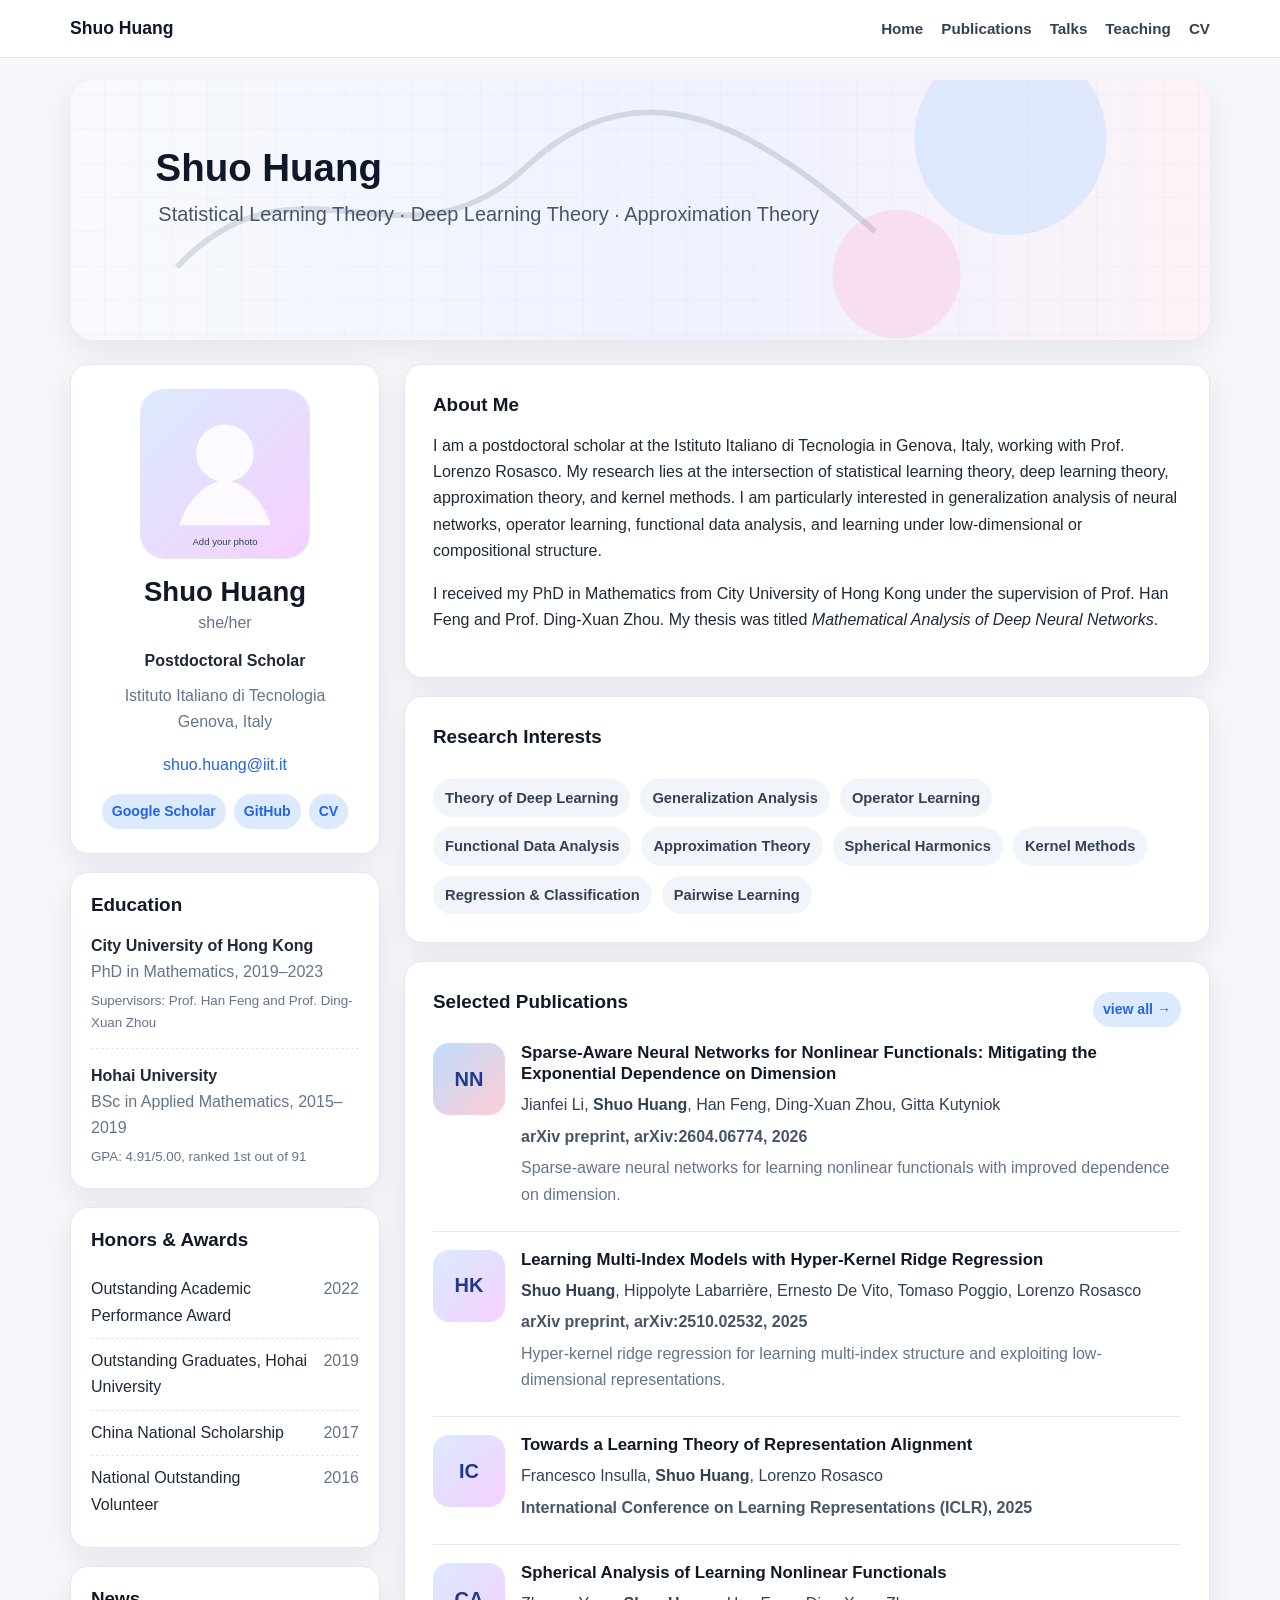
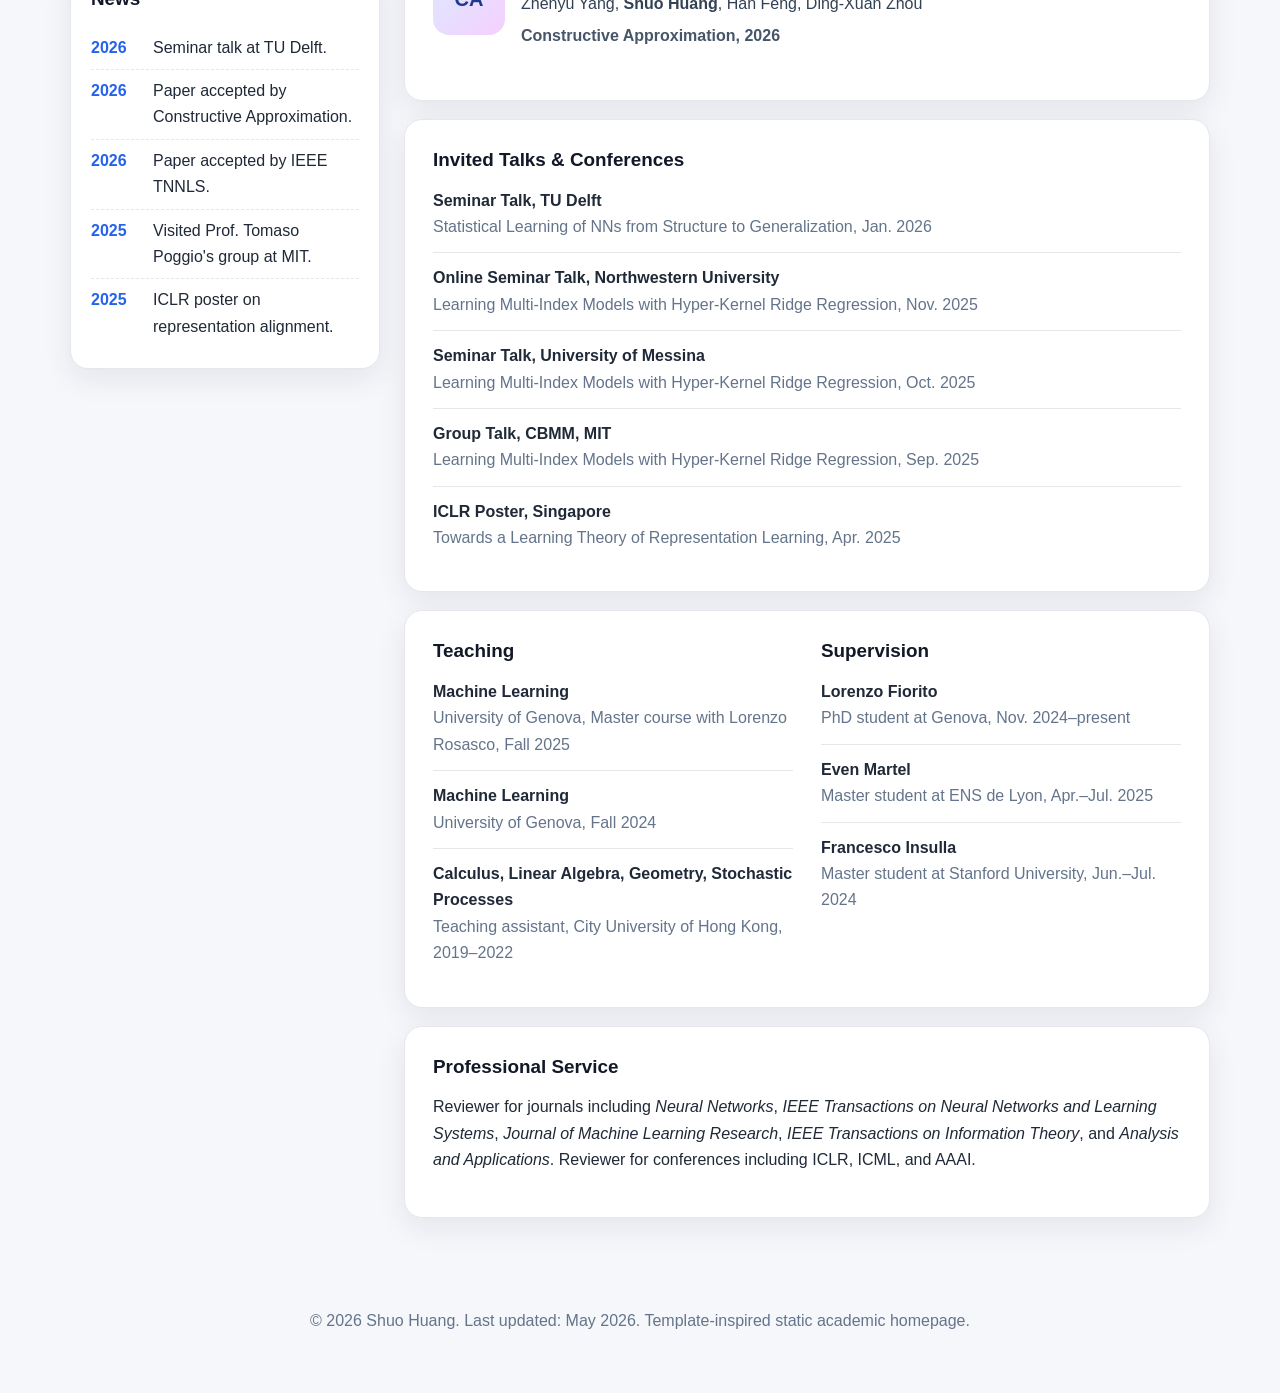
<file: index.html>
<!DOCTYPE html>
<html lang="en">
<head>
  <meta charset="UTF-8" />
  <meta name="viewport" content="width=device-width, initial-scale=1.0" />
  <title>Shuo Huang</title>
  <meta name="description" content="Shuo Huang — Postdoctoral Scholar at Istituto Italiano di Tecnologia. Research in statistical learning theory, theory of deep learning, operator learning, approximation theory, and kernel methods." />
  <link rel="stylesheet" href="style.css" />
</head>
<body>
  <header class="topbar">
    <div class="navwrap">
      <a class="brand" href="index.html">Shuo Huang</a>
      <nav>
        <a href="#about">Home</a>
        <a href="publications.html">Publications</a>
        <a href="#talks">Talks</a>
        <a href="#teaching">Teaching</a>
        <a href="assets/files/Shuo_Huang_CV.pdf">CV</a>
      </nav>
    </div>
  </header>

  <section class="hero">
    <img src="assets/img/banner.svg" alt="Homepage banner" />
  </section>

  <main class="layout">
    <aside class="sidebar">
      <section class="profile-card card">
        <img class="portrait" src="assets/img/profile.svg" alt="Portrait placeholder" />
        <h1>Shuo Huang</h1>
        <p class="pronoun">she/her</p>
        <p class="position">Postdoctoral Scholar</p>
        <p class="affiliation">Istituto Italiano di Tecnologia<br />Genova, Italy</p>
        <p><a href="mailto:shuo.huang@iit.it">shuo.huang@iit.it</a></p>
        <div class="socials">
          <a href="#">Google Scholar</a>
          <a href="https://github.com/shuohhs1">GitHub</a>
          <a href="assets/files/Shuo_Huang_CV.pdf">CV</a>
        </div>
      </section>

      <section class="card compact">
        <h2>Education</h2>
        <div class="timeline-item">
          <strong>City University of Hong Kong</strong>
          <span>PhD in Mathematics, 2019–2023</span>
          <small>Supervisors: Prof. Han Feng and Prof. Ding-Xuan Zhou</small>
        </div>
        <div class="timeline-item">
          <strong>Hohai University</strong>
          <span>BSc in Applied Mathematics, 2015–2019</span>
          <small>GPA: 4.91/5.00, ranked 1st out of 91</small>
        </div>
      </section>

      <section class="card compact">
        <h2>Honors & Awards</h2>
        <ul class="clean-list">
          <li><span>Outstanding Academic Performance Award</span><em>2022</em></li>
          <li><span>Outstanding Graduates, Hohai University</span><em>2019</em></li>
          <li><span>China National Scholarship</span><em>2017</em></li>
          <li><span>National Outstanding Volunteer</span><em>2016</em></li>
        </ul>
      </section>

      <section class="card compact">
        <h2>News</h2>
        <ul class="news-list">
          <li><time>2026</time><span>Seminar talk at TU Delft.</span></li>
          <li><time>2026</time><span>Paper accepted by Constructive Approximation.</span></li>
          <li><time>2026</time><span>Paper accepted by IEEE TNNLS.</span></li>
          <li><time>2025</time><span>Visited Prof. Tomaso Poggio's group at MIT.</span></li>
          <li><time>2025</time><span>ICLR poster on representation alignment.</span></li>
        </ul>
      </section>
    </aside>

    <section class="content">
      <section id="about" class="card main-card">
        <h2>About Me</h2>
        <p>
          I am a postdoctoral scholar at the Istituto Italiano di Tecnologia in Genova, Italy, working with Prof. Lorenzo Rosasco.
          My research lies at the intersection of statistical learning theory, deep learning theory, approximation theory, and kernel methods.
          I am particularly interested in generalization analysis of neural networks, operator learning, functional data analysis, and learning under low-dimensional or compositional structure.
        </p>
        <p>
          I received my PhD in Mathematics from City University of Hong Kong under the supervision of Prof. Han Feng and Prof. Ding-Xuan Zhou.
          My thesis was titled <em>Mathematical Analysis of Deep Neural Networks</em>.
        </p>
      </section>

      <section class="card main-card">
        <div class="section-head">
          <h2>Research Interests</h2>
        </div>
        <div class="tag-cloud">
          <span>Theory of Deep Learning</span>
          <span>Generalization Analysis</span>
          <span>Operator Learning</span>
          <span>Functional Data Analysis</span>
          <span>Approximation Theory</span>
          <span>Spherical Harmonics</span>
          <span>Kernel Methods</span>
          <span>Regression & Classification</span>
          <span>Pairwise Learning</span>
        </div>
      </section>

      <section id="publications" class="card main-card">
        <div class="section-head">
          <h2>Selected Publications</h2>
          <a href="publications.html">view all →</a>
        </div>

        <article class="publication featured">
          <div class="pub-thumb">NN</div>
          <div>
            <h3>Sparse-Aware Neural Networks for Nonlinear Functionals: Mitigating the Exponential Dependence on Dimension</h3>
            <p class="authors">Jianfei Li, <strong>Shuo Huang</strong>, Han Feng, Ding-Xuan Zhou, Gitta Kutyniok</p>
            <p class="venue">arXiv preprint, arXiv:2604.06774, 2026</p>
            <p class="summary">Sparse-aware neural networks for learning nonlinear functionals with improved dependence on dimension.</p>
          </div>
        </article>

        <article class="publication">
          <div class="pub-thumb">HK</div>
          <div>
            <h3>Learning Multi-Index Models with Hyper-Kernel Ridge Regression</h3>
            <p class="authors"><strong>Shuo Huang</strong>, Hippolyte Labarrière, Ernesto De Vito, Tomaso Poggio, Lorenzo Rosasco</p>
            <p class="venue">arXiv preprint, arXiv:2510.02532, 2025</p>
            <p class="summary">Hyper-kernel ridge regression for learning multi-index structure and exploiting low-dimensional representations.</p>
          </div>
        </article>

        <article class="publication">
          <div class="pub-thumb">IC</div>
          <div>
            <h3>Towards a Learning Theory of Representation Alignment</h3>
            <p class="authors">Francesco Insulla, <strong>Shuo Huang</strong>, Lorenzo Rosasco</p>
            <p class="venue">International Conference on Learning Representations (ICLR), 2025</p>
          </div>
        </article>

        <article class="publication">
          <div class="pub-thumb">CA</div>
          <div>
            <h3>Spherical Analysis of Learning Nonlinear Functionals</h3>
            <p class="authors">Zhenyu Yang, <strong>Shuo Huang</strong>, Han Feng, Ding-Xuan Zhou</p>
            <p class="venue">Constructive Approximation, 2026</p>
          </div>
        </article>
      </section>

      <section id="talks" class="card main-card">
        <h2>Invited Talks & Conferences</h2>
        <ul class="event-list">
          <li><strong>Seminar Talk, TU Delft</strong><span>Statistical Learning of NNs from Structure to Generalization, Jan. 2026</span></li>
          <li><strong>Online Seminar Talk, Northwestern University</strong><span>Learning Multi-Index Models with Hyper-Kernel Ridge Regression, Nov. 2025</span></li>
          <li><strong>Seminar Talk, University of Messina</strong><span>Learning Multi-Index Models with Hyper-Kernel Ridge Regression, Oct. 2025</span></li>
          <li><strong>Group Talk, CBMM, MIT</strong><span>Learning Multi-Index Models with Hyper-Kernel Ridge Regression, Sep. 2025</span></li>
          <li><strong>ICLR Poster, Singapore</strong><span>Towards a Learning Theory of Representation Learning, Apr. 2025</span></li>
        </ul>
      </section>

      <section id="teaching" class="card main-card two-col">
        <div>
          <h2>Teaching</h2>
          <ul class="event-list">
            <li><strong>Machine Learning</strong><span>University of Genova, Master course with Lorenzo Rosasco, Fall 2025</span></li>
            <li><strong>Machine Learning</strong><span>University of Genova, Fall 2024</span></li>
            <li><strong>Calculus, Linear Algebra, Geometry, Stochastic Processes</strong><span>Teaching assistant, City University of Hong Kong, 2019–2022</span></li>
          </ul>
        </div>
        <div>
          <h2>Supervision</h2>
          <ul class="event-list">
            <li><strong>Lorenzo Fiorito</strong><span>PhD student at Genova, Nov. 2024–present</span></li>
            <li><strong>Even Martel</strong><span>Master student at ENS de Lyon, Apr.–Jul. 2025</span></li>
            <li><strong>Francesco Insulla</strong><span>Master student at Stanford University, Jun.–Jul. 2024</span></li>
          </ul>
        </div>
      </section>

      <section id="service" class="card main-card">
        <h2>Professional Service</h2>
        <p>
          Reviewer for journals including <em>Neural Networks</em>, <em>IEEE Transactions on Neural Networks and Learning Systems</em>,
          <em>Journal of Machine Learning Research</em>, <em>IEEE Transactions on Information Theory</em>, and <em>Analysis and Applications</em>.
          Reviewer for conferences including ICLR, ICML, and AAAI.
        </p>
      </section>
    </section>
  </main>

  <footer>
    <p>© 2026 Shuo Huang. Last updated: May 2026. Template-inspired static academic homepage.</p>
  </footer>
</body>
</html>
</file>
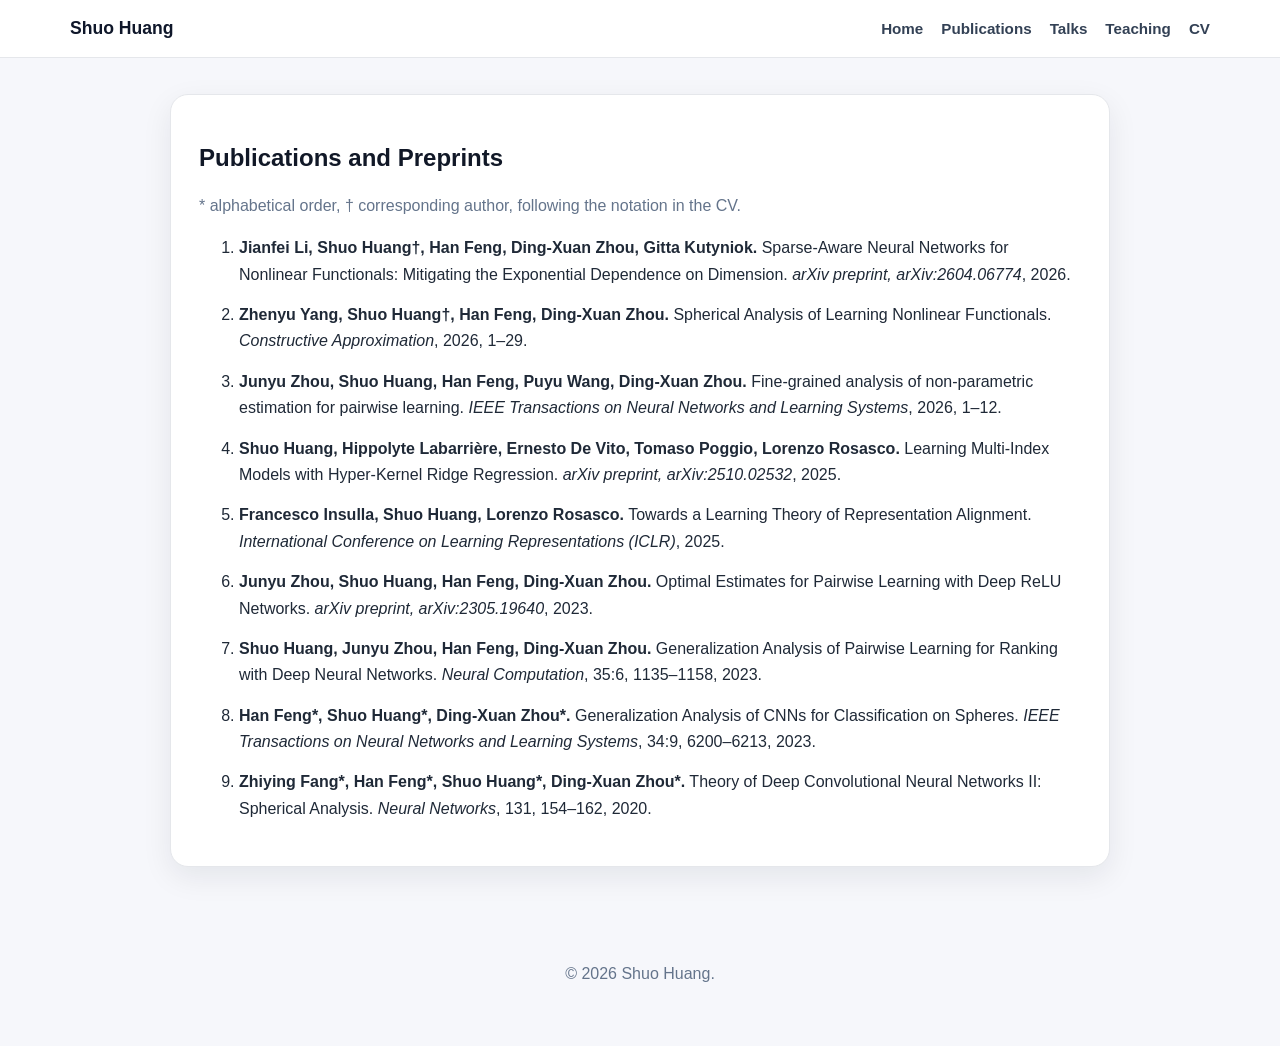
<file: publications.html>
<!DOCTYPE html>
<html lang="en">
<head>
  <meta charset="UTF-8" />
  <meta name="viewport" content="width=device-width, initial-scale=1.0" />
  <title>Publications | Shuo Huang</title>
  <link rel="stylesheet" href="style.css" />
</head>
<body>
  <header class="topbar">
    <div class="navwrap">
      <a class="brand" href="index.html">Shuo Huang</a>
      <nav>
        <a href="index.html">Home</a>
        <a href="publications.html">Publications</a>
        <a href="index.html#talks">Talks</a>
        <a href="index.html#teaching">Teaching</a>
        <a href="assets/files/Shuo_Huang_CV.pdf">CV</a>
      </nav>
    </div>
  </header>

  <main class="single-page">
    <section class="card main-card">
      <h1>Publications and Preprints</h1>
      <p class="muted">* alphabetical order, † corresponding author, following the notation in the CV.</p>
      <ol class="pub-list">
        <li><strong>Jianfei Li, Shuo Huang†, Han Feng, Ding-Xuan Zhou, Gitta Kutyniok.</strong> Sparse-Aware Neural Networks for Nonlinear Functionals: Mitigating the Exponential Dependence on Dimension. <em>arXiv preprint, arXiv:2604.06774</em>, 2026.</li>
        <li><strong>Zhenyu Yang, Shuo Huang†, Han Feng, Ding-Xuan Zhou.</strong> Spherical Analysis of Learning Nonlinear Functionals. <em>Constructive Approximation</em>, 2026, 1–29.</li>
        <li><strong>Junyu Zhou, Shuo Huang, Han Feng, Puyu Wang, Ding-Xuan Zhou.</strong> Fine-grained analysis of non-parametric estimation for pairwise learning. <em>IEEE Transactions on Neural Networks and Learning Systems</em>, 2026, 1–12.</li>
        <li><strong>Shuo Huang, Hippolyte Labarrière, Ernesto De Vito, Tomaso Poggio, Lorenzo Rosasco.</strong> Learning Multi-Index Models with Hyper-Kernel Ridge Regression. <em>arXiv preprint, arXiv:2510.02532</em>, 2025.</li>
        <li><strong>Francesco Insulla, Shuo Huang, Lorenzo Rosasco.</strong> Towards a Learning Theory of Representation Alignment. <em>International Conference on Learning Representations (ICLR)</em>, 2025.</li>
        <li><strong>Junyu Zhou, Shuo Huang, Han Feng, Ding-Xuan Zhou.</strong> Optimal Estimates for Pairwise Learning with Deep ReLU Networks. <em>arXiv preprint, arXiv:2305.19640</em>, 2023.</li>
        <li><strong>Shuo Huang, Junyu Zhou, Han Feng, Ding-Xuan Zhou.</strong> Generalization Analysis of Pairwise Learning for Ranking with Deep Neural Networks. <em>Neural Computation</em>, 35:6, 1135–1158, 2023.</li>
        <li><strong>Han Feng*, Shuo Huang*, Ding-Xuan Zhou*.</strong> Generalization Analysis of CNNs for Classification on Spheres. <em>IEEE Transactions on Neural Networks and Learning Systems</em>, 34:9, 6200–6213, 2023.</li>
        <li><strong>Zhiying Fang*, Han Feng*, Shuo Huang*, Ding-Xuan Zhou*.</strong> Theory of Deep Convolutional Neural Networks II: Spherical Analysis. <em>Neural Networks</em>, 131, 154–162, 2020.</li>
      </ol>
    </section>
  </main>

  <footer>
    <p>© 2026 Shuo Huang.</p>
  </footer>
</body>
</html>
</file>
<file: style.css>
:root {
  --bg: #f6f7fb;
  --card: #ffffff;
  --text: #1f2937;
  --muted: #64748b;
  --line: #e5e7eb;
  --accent: #2563eb;
  --accent-soft: #dbeafe;
  --shadow: 0 10px 30px rgba(15, 23, 42, 0.08);
  --radius: 18px;
}
* { box-sizing: border-box; }
html { scroll-behavior: smooth; }
body {
  margin: 0;
  font-family: -apple-system, BlinkMacSystemFont, "Segoe UI", Roboto, Helvetica, Arial, sans-serif;
  color: var(--text);
  background: var(--bg);
  line-height: 1.65;
}
a { color: var(--accent); text-decoration: none; }
a:hover { text-decoration: underline; }
.topbar {
  position: sticky;
  top: 0;
  z-index: 10;
  background: rgba(255,255,255,0.92);
  backdrop-filter: blur(10px);
  border-bottom: 1px solid var(--line);
}
.navwrap {
  max-width: 1180px;
  margin: 0 auto;
  padding: 14px 20px;
  display: flex;
  align-items: center;
  justify-content: space-between;
  gap: 20px;
}
.brand { font-weight: 800; color: #0f172a; font-size: 1.1rem; }
nav { display: flex; gap: 18px; flex-wrap: wrap; }
nav a { color: #334155; font-weight: 600; font-size: 0.95rem; }
.hero { max-width: 1180px; margin: 22px auto 0; padding: 0 20px; }
.hero img {
  width: 100%; height: 260px; object-fit: cover; border-radius: 24px; box-shadow: var(--shadow); display:block;
}
.layout {
  max-width: 1180px;
  margin: 24px auto 44px;
  padding: 0 20px;
  display: grid;
  grid-template-columns: 310px 1fr;
  gap: 24px;
}
.sidebar { display: flex; flex-direction: column; gap: 18px; }
.card {
  background: var(--card);
  border: 1px solid var(--line);
  border-radius: var(--radius);
  box-shadow: var(--shadow);
}
.profile-card { padding: 24px; text-align: center; }
.portrait { width: 170px; height: 170px; object-fit: cover; border-radius: 24px; margin: 0 auto 16px; display: block; border: 1px solid var(--line); }
.profile-card h1 { margin: 0; font-size: 1.72rem; line-height: 1.2; }
.pronoun { margin: 2px 0 12px; color: var(--muted); }
.position { margin: 0; font-weight: 700; }
.affiliation { margin: 8px 0 10px; color: var(--muted); }
.socials { display: flex; flex-wrap: wrap; justify-content: center; gap: 8px; margin-top: 14px; }
.socials a, .section-head a {
  display: inline-flex; align-items: center; gap: 6px; padding: 6px 10px; border-radius: 999px; background: var(--accent-soft); font-weight: 700; font-size: .88rem;
}
.compact { padding: 20px; }
h1, h2, h3 { line-height: 1.25; color: #111827; }
h2 { font-size: 1.18rem; margin: 0 0 16px; }
.timeline-item { padding: 0 0 14px; margin-bottom: 14px; border-bottom: 1px dashed var(--line); }
.timeline-item:last-child { border-bottom: 0; padding-bottom: 0; margin-bottom: 0; }
.timeline-item strong, .timeline-item span, .timeline-item small { display: block; }
.timeline-item span { color: var(--muted); }
.timeline-item small { color: var(--muted); margin-top: 4px; }
.clean-list, .news-list, .event-list { list-style: none; padding: 0; margin: 0; }
.clean-list li { display: flex; justify-content: space-between; gap: 12px; border-bottom: 1px dashed var(--line); padding: 9px 0; }
.clean-list li:last-child { border-bottom: 0; }
.clean-list em { color: var(--muted); font-style: normal; white-space: nowrap; }
.news-list li { display: grid; grid-template-columns: 52px 1fr; gap: 10px; padding: 8px 0; border-bottom: 1px dashed var(--line); }
.news-list li:last-child { border-bottom:0; }
time { color: var(--accent); font-weight: 800; }
.content { display: flex; flex-direction: column; gap: 18px; }
.main-card { padding: 28px; }
.main-card p { margin-top: 0; }
.section-head { display: flex; align-items: center; justify-content: space-between; gap: 16px; margin-bottom: 14px; }
.tag-cloud { display: flex; flex-wrap: wrap; gap: 10px; }
.tag-cloud span { padding: 7px 12px; border-radius: 999px; background: #f1f5f9; color: #334155; font-weight: 650; font-size: .92rem; }
.publication { display: grid; grid-template-columns: 72px 1fr; gap: 16px; padding: 18px 0; border-top: 1px solid var(--line); }
.publication:first-of-type { border-top: 0; padding-top: 0; }
.publication h3 { margin: 0 0 7px; font-size: 1.05rem; }
.pub-thumb { width:72px; height:72px; display:flex; align-items:center; justify-content:center; border-radius: 16px; background: linear-gradient(135deg,#dbeafe,#f5d0fe); color:#1e3a8a; font-weight:900; font-size:1.25rem; }
.featured .pub-thumb { background: linear-gradient(135deg,#bfdbfe,#fecdd3); }
.authors, .venue, .summary { margin: 0 0 5px; }
.authors { color: #334155; }
.venue { color: #475569; font-weight: 700; }
.summary { color: var(--muted); }
.event-list li { padding: 12px 0; border-top: 1px solid var(--line); }
.event-list li:first-child { border-top: 0; padding-top:0; }
.event-list strong, .event-list span { display: block; }
.event-list span { color: var(--muted); }
.two-col { display: grid; grid-template-columns: 1fr 1fr; gap: 28px; }
.single-page { max-width: 980px; margin: 36px auto 48px; padding: 0 20px; }
.pub-list li { margin-bottom: 14px; }
.muted { color: var(--muted); }
footer { text-align: center; padding: 30px 20px 42px; color: var(--muted); }
@media (max-width: 860px) {
  .layout { grid-template-columns: 1fr; }
  .hero img { height: 210px; }
  .two-col { grid-template-columns: 1fr; }
  .navwrap { align-items:flex-start; flex-direction: column; }
}
@media (max-width: 560px) {
  .publication { grid-template-columns: 1fr; }
  .pub-thumb { width:64px; height:64px; }
  .main-card, .compact, .profile-card { padding: 20px; }
}
</file>
